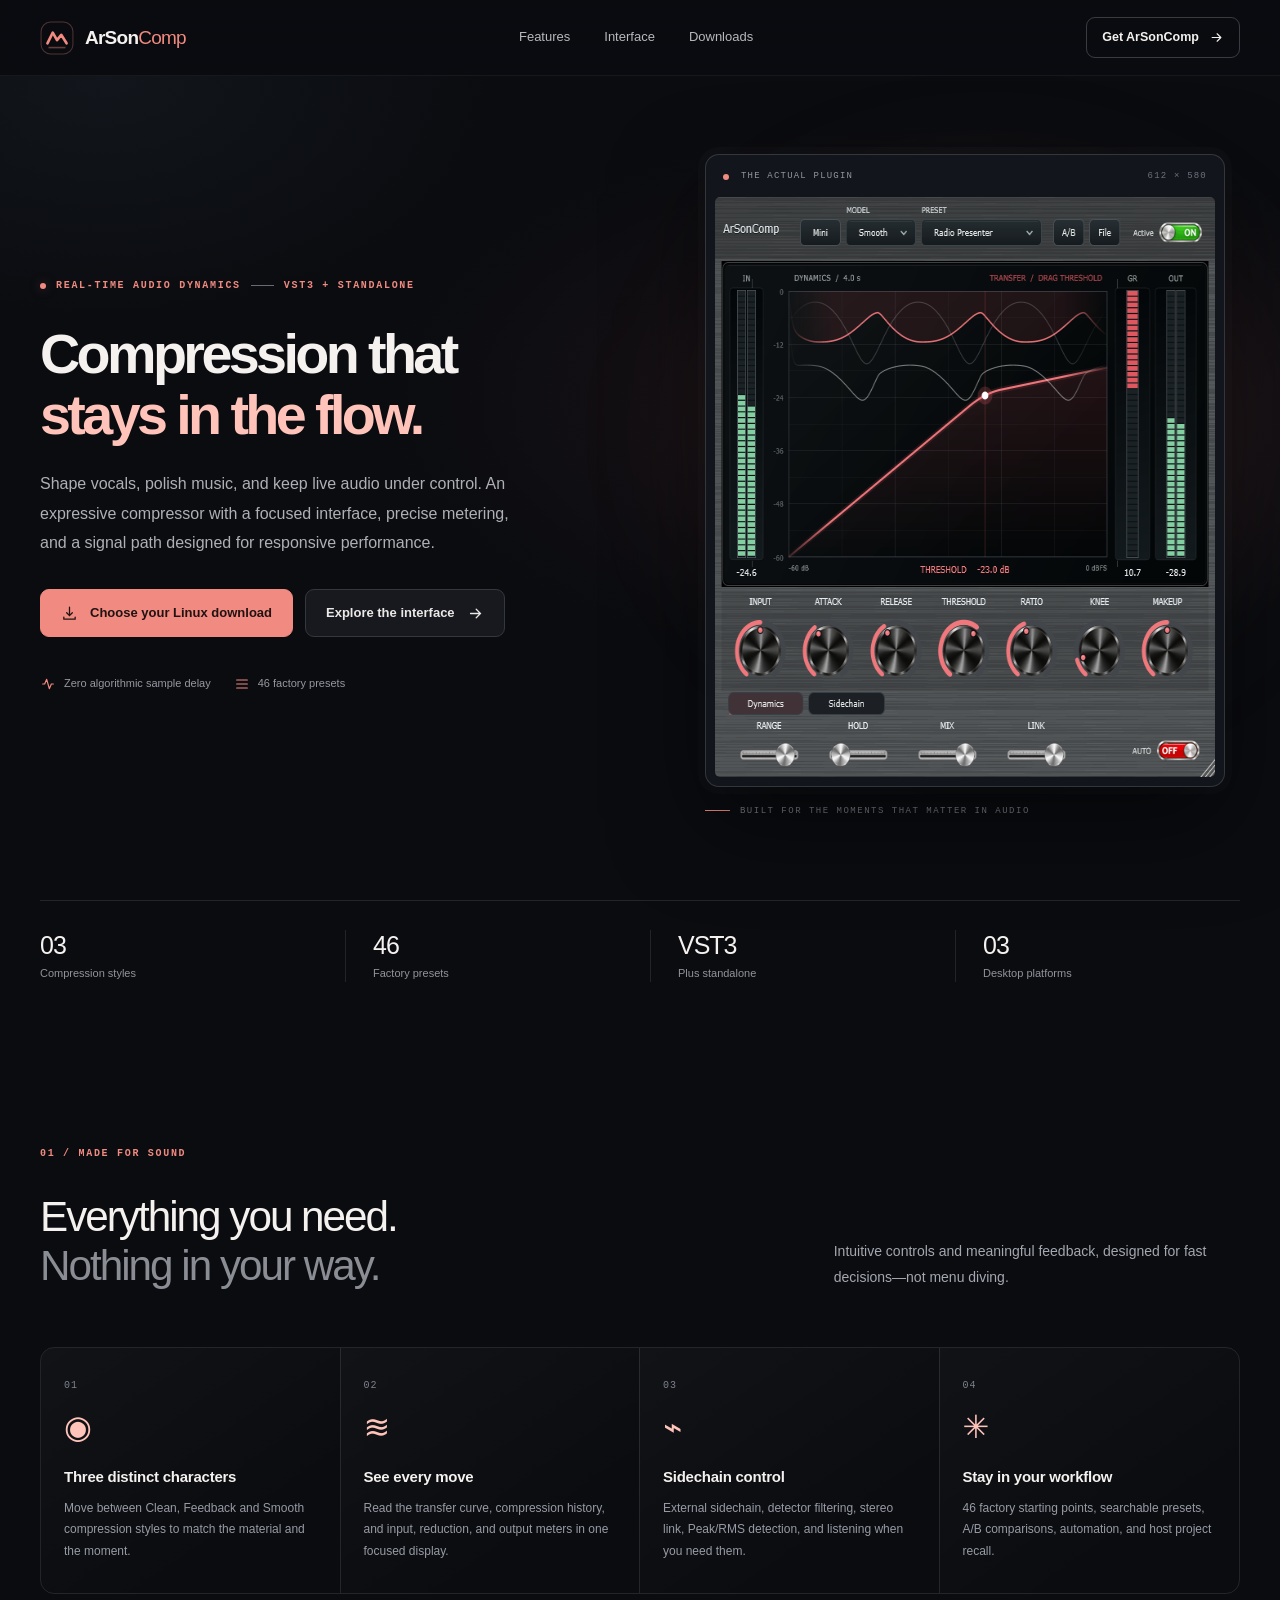
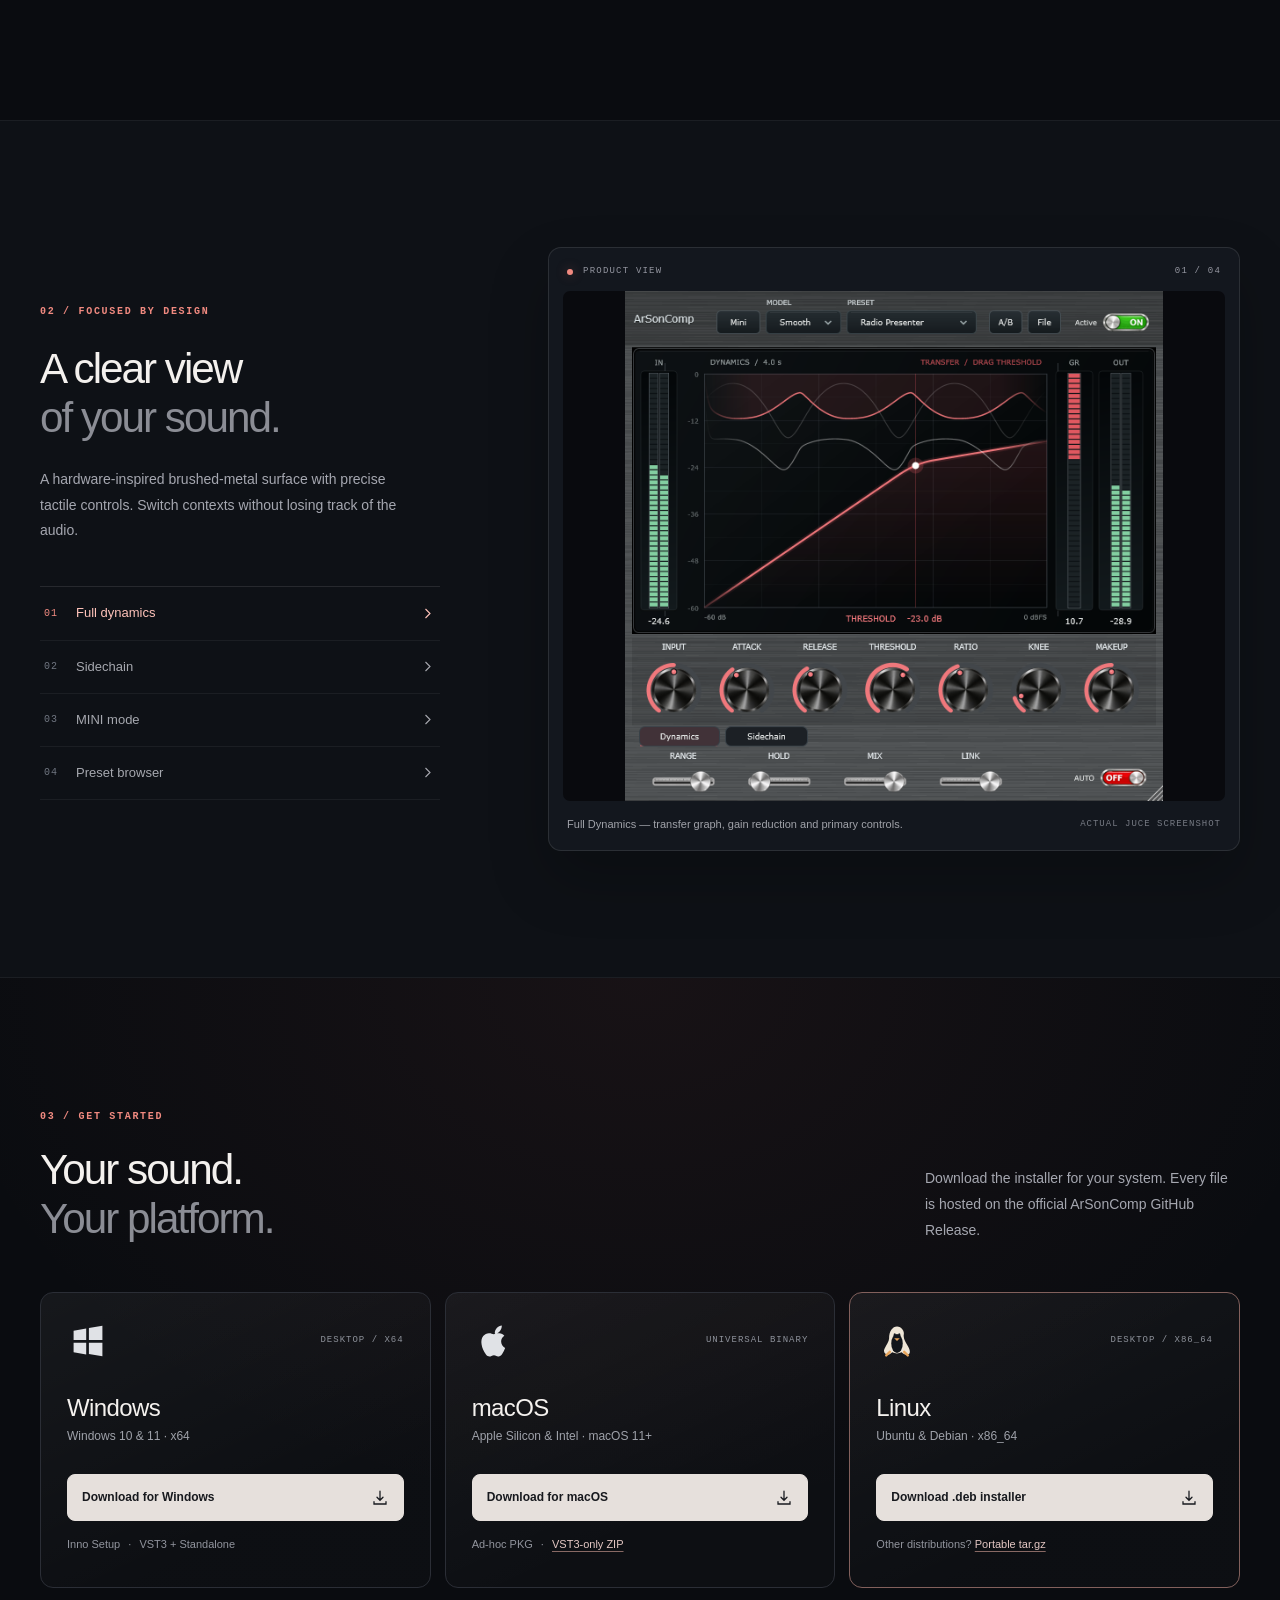
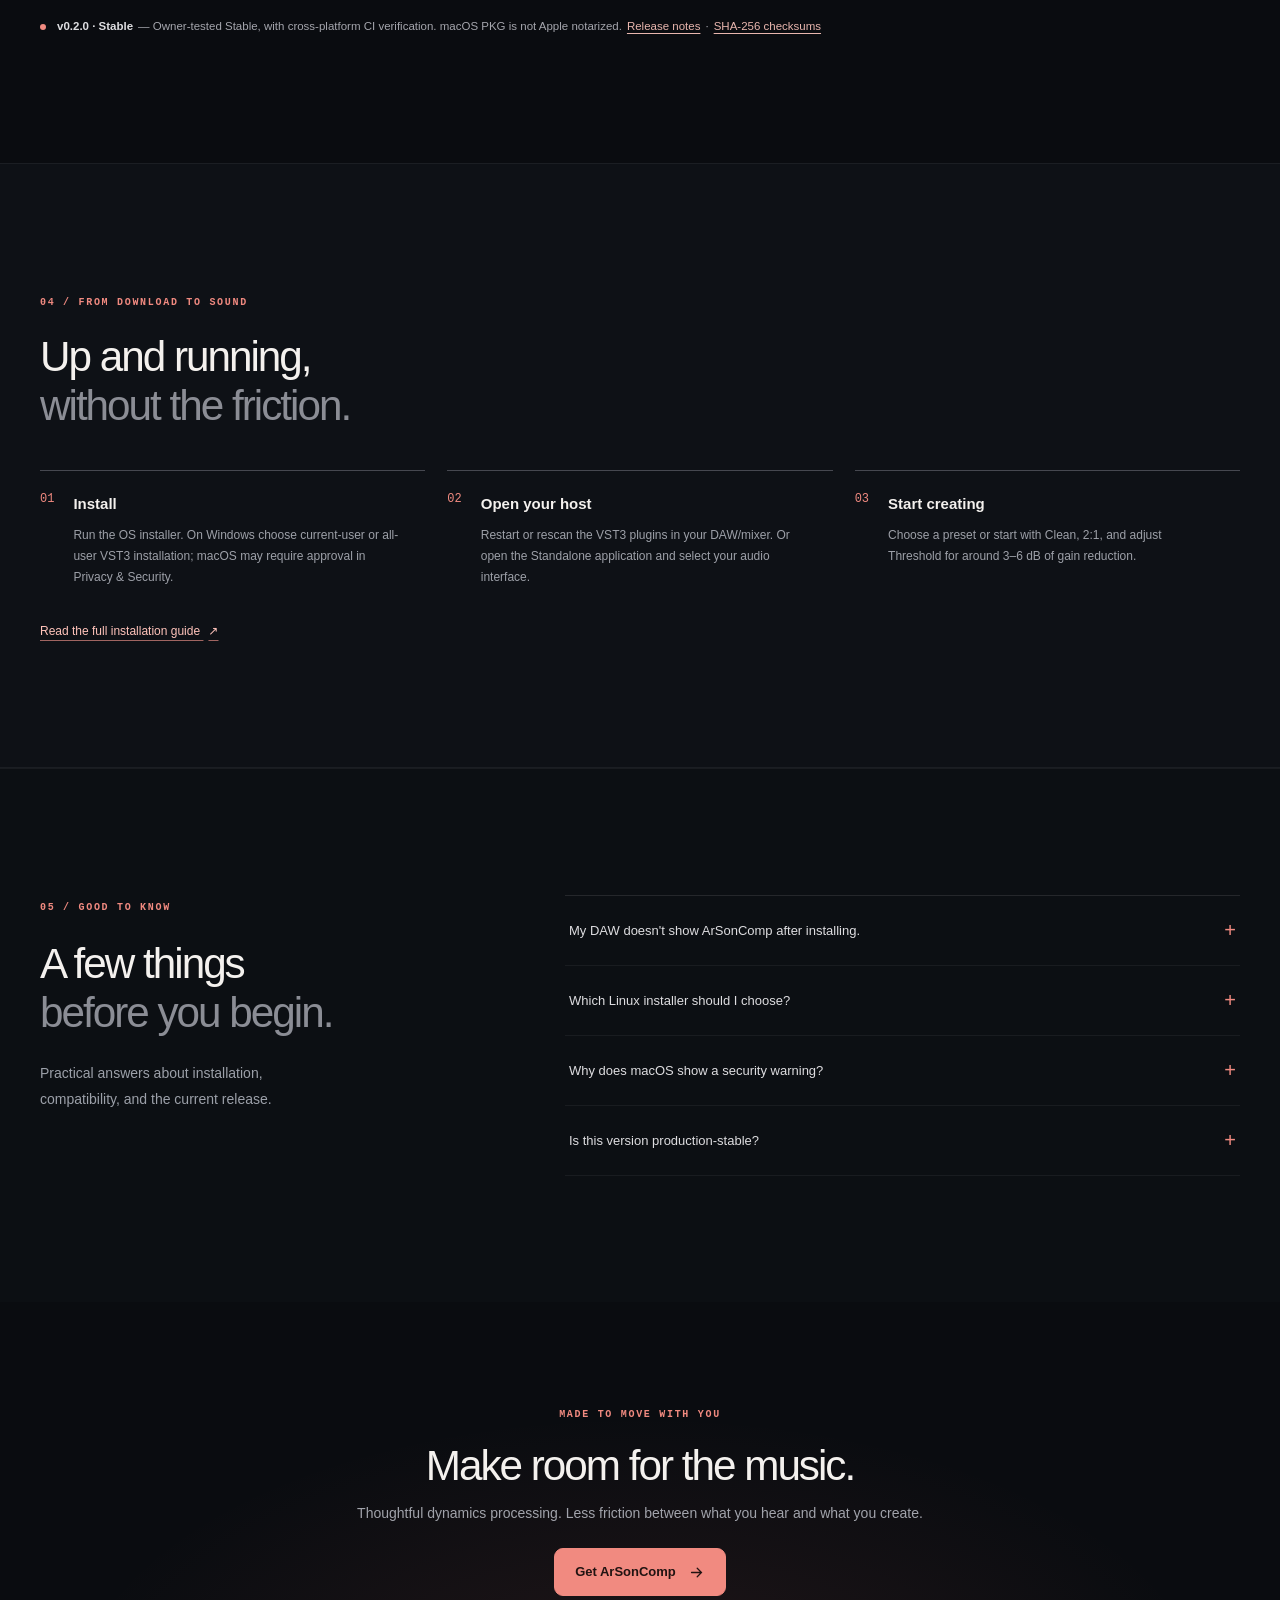
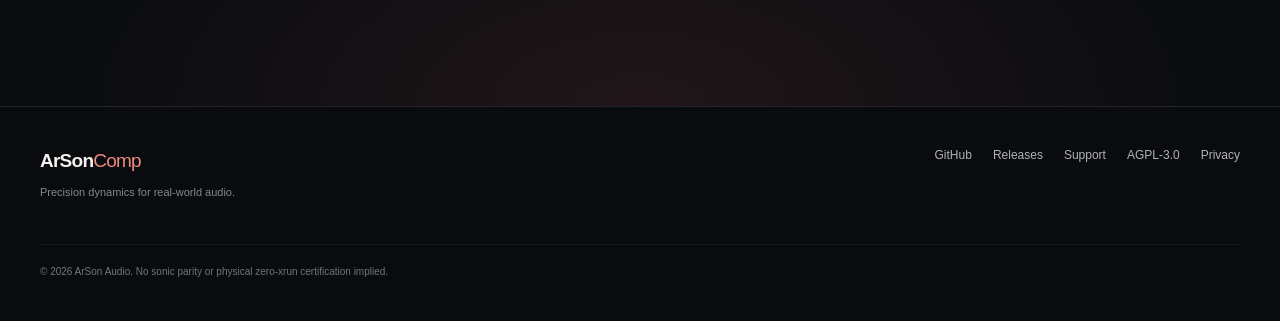
<file: site/index.html>
<!doctype html>
<html lang="en">
<head>
  <meta charset="utf-8">
  <meta name="viewport" content="width=device-width, initial-scale=1">
  <meta name="theme-color" content="#0b0d12">
  <meta name="color-scheme" content="dark">
  <meta name="description" content="ArSonComp is a lightweight realtime compressor for vocals, music and live audio. Download VST3 and Standalone for Windows, macOS and Linux.">
  <link rel="canonical" href="https://masarray.github.io/arson-comp/">
  <meta property="og:url" content="https://masarray.github.io/arson-comp/">
  <meta property="og:site_name" content="ArSonComp">
  <meta property="og:type" content="website">
  <meta property="og:title" content="ArSonComp — Compression that stays in the flow">
  <meta property="og:description" content="A focused, low-latency compressor. Download for Windows, macOS and Linux.">
  <meta property="og:image" content="https://masarray.github.io/arson-comp/assets/arsoncomp-full.png">
  <meta property="og:image:alt" content="Actual ArSonComp compressor GUI with dynamics graph and precision controls">
  <meta name="twitter:card" content="summary_large_image">
  <meta name="twitter:image" content="https://masarray.github.io/arson-comp/assets/arsoncomp-full.png">
  <meta name="robots" content="index,follow">
  <link rel="icon" type="image/svg+xml" href="./favicon.svg">
  <link rel="manifest" href="./manifest.webmanifest">
  <link rel="stylesheet" href="./styles.css">
  <script src="./app.js" defer></script>
  <title>ArSonComp — Professional Real-Time Compressor | Download</title>
</head>
<body>
  <a class="skip-link" href="#main">Skip to content</a>
  <header class="site-header">
    <div class="shell header-inner">
      <a class="brand" href="#top" aria-label="ArSonComp home">
        <span class="brand-mark" aria-hidden="true"><svg viewBox="0 0 32 32" fill="none"><rect x="1" y="1" width="30" height="30" rx="9" stroke="currentColor" stroke-opacity=".30"/><path d="M7 21l5-10 4 7 4-5 5 8" stroke="currentColor" stroke-width="2.5" stroke-linecap="round" stroke-linejoin="round"/><path d="M8 25h16" stroke="currentColor" stroke-opacity=".4" stroke-width="1.5"/></svg></span>
        <span class="brand-word">ArSon<span>Comp</span></span>
      </a>
      <nav class="header-nav" aria-label="Main navigation">
        <a href="#features">Features</a>
        <a href="#interface">Interface</a>
        <a href="#downloads">Downloads</a>
      </nav>
      <a class="header-cta" href="#downloads">Get ArSonComp <svg viewBox="0 0 24 24" aria-hidden="true"><path d="m5 12h14m-6-6 6 6-6 6" fill="none" stroke="currentColor" stroke-width="1.8" stroke-linecap="round" stroke-linejoin="round"/></svg></a>
    </div>
  </header>

  <main id="main">
    <section id="top" class="hero" aria-labelledby="hero-title">
      <div class="shell hero-layout">
        <div class="hero-copy">
          <div class="eyebrow"><span class="signal-dot"></span> REAL-TIME AUDIO DYNAMICS <span class="eyebrow-rule"></span> VST3 + STANDALONE</div>
          <h1 id="hero-title">Compression that <em>stays in the flow.</em></h1>
          <p class="hero-description">Shape vocals, polish music, and keep live audio under control. An expressive compressor with a focused interface, precise metering, and a signal path designed for responsive performance.</p>
          <div class="hero-actions">
            <a class="button button-primary" id="primary-download" href="#downloads">
              <svg viewBox="0 0 24 24" aria-hidden="true"><path d="M12 3v12m-4-4 4 4 4-4M4 17v3h16v-3" stroke="currentColor" fill="none" stroke-width="1.8" stroke-linecap="round" stroke-linejoin="round"/></svg>
              <span id="primary-download-label">Choose your download</span>
            </a>
            <a class="button button-quiet" href="#interface">Explore the interface <svg viewBox="0 0 24 24" aria-hidden="true"><path d="m5 12h14m-6-6 6 6-6 6" fill="none" stroke="currentColor" stroke-width="1.8" stroke-linecap="round"/></svg></a>
          </div>
          <div class="hero-notes" aria-label="Product details">
            <span><svg viewBox="0 0 24 24" aria-hidden="true"><path d="M4 12h3l3-7 4 14 3-7h3" stroke="currentColor" fill="none" stroke-width="1.8" stroke-linecap="round" stroke-linejoin="round"/></svg> Zero algorithmic sample delay</span>
            <span><svg viewBox="0 0 24 24" aria-hidden="true"><path d="M4 6h16M4 12h16M4 18h16" stroke="currentColor" stroke-width="1.8" stroke-linecap="round"/></svg> 46 factory presets</span>
          </div>
        </div>
        <div class="hero-visual">
          <div class="visual-halo" aria-hidden="true"></div>
          <div class="product-display">
            <div class="product-display-head"><span class="product-display-dot"></span> THE ACTUAL PLUGIN <span>612 × 580</span></div>
            <img src="./assets/arsoncomp-full.png" alt="ArSonComp desktop plugin with tall compressor graph, controls, and metering" width="612" height="580" fetchpriority="high" decoding="async">
          </div>
          <div class="product-caption"><span class="caption-line"></span> BUILT FOR THE MOMENTS THAT MATTER IN AUDIO</div>
        </div>
      </div>
    </section>

    <div class="shell"><div class="divider"></div></div>
    <section class="quick-spec shell" aria-label="Key specifications">
      <div><span class="spec-number">03</span><span class="spec-caption">Compression styles</span></div>
      <div><span class="spec-number">46</span><span class="spec-caption">Factory presets</span></div>
      <div><span class="spec-number">VST3</span><span class="spec-caption">Plus standalone</span></div>
      <div><span class="spec-number">03</span><span class="spec-caption">Desktop platforms</span></div>
    </section>

    <section id="features" class="section section-features">
      <div class="shell">
        <div class="section-intro">
          <span class="section-kicker">01 / MADE FOR SOUND</span>
          <h2>Everything you need.<br><span>Nothing in your way.</span></h2>
          <p>Intuitive controls and meaningful feedback, designed for fast decisions—not menu diving.</p>
        </div>
        <div class="features-grid">
          <article class="feature"><span class="feature-index">01</span><div class="feature-symbol">◉</div><h3>Three distinct characters</h3><p>Move between Clean, Feedback and Smooth compression styles to match the material and the moment.</p></article>
          <article class="feature"><span class="feature-index">02</span><div class="feature-symbol">≋</div><h3>See every move</h3><p>Read the transfer curve, compression history, and input, reduction, and output meters in one focused display.</p></article>
          <article class="feature"><span class="feature-index">03</span><div class="feature-symbol">⌁</div><h3>Sidechain control</h3><p>External sidechain, detector filtering, stereo link, Peak/RMS detection, and listening when you need them.</p></article>
          <article class="feature"><span class="feature-index">04</span><div class="feature-symbol">✳</div><h3>Stay in your workflow</h3><p>46 factory starting points, searchable presets, A/B comparisons, automation, and host project recall.</p></article>
        </div>
      </div>
    </section>

    <section id="interface" class="section section-interface">
      <div class="shell interface-layout">
        <div class="interface-aside">
          <span class="section-kicker">02 / FOCUSED BY DESIGN</span>
          <h2>A clear view<br><span>of your sound.</span></h2>
          <p>A hardware-inspired brushed-metal surface with precise tactile controls. Switch contexts without losing track of the audio.</p>
          <div class="gallery-tabs" role="tablist" aria-label="ArSonComp interface views">
            <button type="button" role="tab" id="tab-full" aria-controls="gallery-panel" aria-selected="true" tabindex="0" data-view="full"><span>01</span> Full dynamics <svg viewBox="0 0 20 20" aria-hidden="true"><path d="m6 4 6 6-6 6" stroke="currentColor" stroke-width="1.5" fill="none"/></svg></button>
            <button type="button" role="tab" id="tab-sidechain" aria-controls="gallery-panel" aria-selected="false" tabindex="-1" data-view="sidechain"><span>02</span> Sidechain <svg viewBox="0 0 20 20" aria-hidden="true"><path d="m6 4 6 6-6 6" stroke="currentColor" stroke-width="1.5" fill="none"/></svg></button>
            <button type="button" role="tab" id="tab-mini" aria-controls="gallery-panel" aria-selected="false" tabindex="-1" data-view="mini"><span>03</span> MINI mode <svg viewBox="0 0 20 20" aria-hidden="true"><path d="m6 4 6 6-6 6" stroke="currentColor" stroke-width="1.5" fill="none"/></svg></button>
            <button type="button" role="tab" id="tab-presets" aria-controls="gallery-panel" aria-selected="false" tabindex="-1" data-view="presets"><span>04</span> Preset browser <svg viewBox="0 0 20 20" aria-hidden="true"><path d="m6 4 6 6-6 6" stroke="currentColor" stroke-width="1.5" fill="none"/></svg></button>
          </div>
        </div>
        <div id="gallery-panel" class="gallery-preview" role="tabpanel" tabindex="0" aria-labelledby="tab-full">
          <div class="gallery-bar"><span><span class="signal-dot"></span> PRODUCT VIEW</span><span id="gallery-counter">01 / 04</span></div>
          <div class="gallery-frame"><img id="gallery-image" src="./assets/arsoncomp-full.png" alt="Full ArSonComp dynamics interface" width="612" height="580" loading="lazy" decoding="async"></div>
          <div class="gallery-foot"><span id="gallery-caption">Full Dynamics — transfer graph, gain reduction and primary controls.</span><span>ACTUAL JUCE SCREENSHOT</span></div>
        </div>
      </div>
    </section>

    <section id="downloads" class="section section-download">
      <div class="shell">
        <div class="download-intro">
          <div><span class="section-kicker">03 / GET STARTED</span><h2>Your sound.<br><span>Your platform.</span></h2></div>
          <p>Download the installer for your system. Every file is hosted on the official ArSonComp GitHub Release.</p>
        </div>
        <div class="downloads-grid">
          <article class="os-card" id="download-windows">
            <div class="os-head"><span class="os-icon os-windows"><svg viewBox="0 0 40 40" aria-hidden="true"><path d="M4 8.5 18 6v13H4V8.5Zm17-2.9L36 3v16H21V5.6ZM4 22h14v13L4 32.5V22Zm17 0h15v15l-15-2.6V22Z" fill="currentColor"/></svg></span><span class="os-label">DESKTOP / X64</span></div>
            <h3>Windows</h3><p>Windows 10 &amp; 11 · x64</p>
            <a class="os-download" href="https://github.com/masarray/arson-comp/releases/download/v0.2.0/ArSonComp-0.2.0-Windows-x64-Setup.exe" data-download="windows"><span>Download for Windows</span><svg viewBox="0 0 24 24" aria-hidden="true"><path d="M12 3v12m-4-4 4 4 4-4M4 17v3h16v-3" stroke="currentColor" fill="none" stroke-width="1.7" stroke-linecap="round"/></svg></a>
            <div class="os-meta">Inno Setup <span>·</span> VST3 + Standalone</div>
          </article>
          <article class="os-card" id="download-macos">
            <div class="os-head"><span class="os-icon os-apple"><svg viewBox="0 0 40 40" aria-hidden="true"><path d="M27.5 9.2c-1.4 1.7-3.5 2.8-5.5 2.6-.2-2.3.8-4.7 2.2-6.2 1.6-1.8 3.7-2.7 5.6-2.8.1 2.4-.7 4.6-2.3 6.4ZM32.8 29.4c-1 2.4-1.6 3.5-3 5.5-1.9 2.4-4.5 2.7-6.1 1.8-1.8-1-3.4-1-5.4 0-1.9 1.1-4.4.8-6.1-1.6-5.2-7.2-6.8-16.1-3.1-20.6 1.6-2 4-3.1 6.4-3.2 2-.1 3.8.7 5.3 1.3 1.5-.6 3.8-1.4 6.2-1.2 2.3.2 4.3 1.2 5.6 2.7-5 3.1-4.7 10.4.9 13.6Z" fill="currentColor"/></svg></span><span class="os-label">UNIVERSAL BINARY</span></div>
            <h3>macOS</h3><p>Apple Silicon &amp; Intel · macOS 11+</p>
            <a class="os-download" href="https://github.com/masarray/arson-comp/releases/download/v0.2.0/ArSonComp-0.2.0-macOS-Universal-AdHoc.pkg" data-download="macos"><span>Download for macOS</span><svg viewBox="0 0 24 24" aria-hidden="true"><path d="M12 3v12m-4-4 4 4 4-4M4 17v3h16v-3" stroke="currentColor" fill="none" stroke-width="1.7" stroke-linecap="round"/></svg></a>
            <div class="os-meta">Ad-hoc PKG <span>·</span> <a href="https://github.com/masarray/arson-comp/releases/download/v0.2.0/ArSonComp-0.2.0-macOS-VST3-Universal.zip">VST3-only ZIP</a></div>
          </article>
          <article class="os-card" id="download-linux">
            <div class="os-head"><span class="os-icon os-linux"><svg viewBox="0 0 40 40" aria-hidden="true"><path d="M20 4c-5 0-8.8 5.3-8.8 13.3 0 3.2-3 7.1-5.2 11.6-1.1 2.2-.2 5.1 2.5 6.1 2.8 1 4.6-.9 6.2-2.4 3.1 1.7 7.2 1.7 10.5 0 2.1 2 4.5 3.3 7.3 2.2 2.6-1 2-4.2.7-7.1-2.5-5-5.8-8.9-5.8-13.8C28.8 9.3 25 4 20 4Z" fill="currentColor"/><ellipse cx="20" cy="22.8" rx="6.4" ry="10.6" fill="#11151b"/><ellipse cx="17.5" cy="13.5" rx="1.3" ry="2" fill="#11151b"/><ellipse cx="22.5" cy="13.5" rx="1.3" ry="2" fill="#11151b"/><path d="M16.9 17h6.2L20 20l-3.1-3Z" fill="#e8a45a"/><path d="m12 32-4 4m20-4 4 4" stroke="#e8a45a" stroke-width="2.6" stroke-linecap="round"/></svg></span><span class="os-label">DESKTOP / X86_64</span></div>
            <h3>Linux</h3><p>Ubuntu &amp; Debian · x86_64</p>
            <a class="os-download" href="https://github.com/masarray/arson-comp/releases/download/v0.2.0/ArSonComp-0.2.0-Ubuntu-Debian-amd64.deb" data-download="linux"><span>Download .deb installer</span><svg viewBox="0 0 24 24" aria-hidden="true"><path d="M12 3v12m-4-4 4 4 4-4M4 17v3h16v-3" stroke="currentColor" fill="none" stroke-width="1.7" stroke-linecap="round"/></svg></a>
            <div class="os-meta">Other distributions? <a href="https://github.com/masarray/arson-comp/releases/download/v0.2.0/ArSonComp-0.2.0-Linux-x86_64-Portable.tar.gz">Portable tar.gz</a></div>
          </article>
        </div>
        <p class="release-note"><span class="release-indicator"></span> <strong>v0.2.0 · Stable</strong> — Owner-tested Stable, with cross-platform CI verification. macOS PKG is not Apple notarized. <a href="https://github.com/masarray/arson-comp/releases/tag/v0.2.0">Release notes</a> <span aria-hidden="true">·</span> <a href="https://github.com/masarray/arson-comp/releases/download/v0.2.0/SHA256SUMS.txt">SHA-256 checksums</a></p>
      </div>
    </section>

    <section id="getting-started" class="section section-getting-started">
      <div class="shell">
        <span class="section-kicker">04 / FROM DOWNLOAD TO SOUND</span>
        <h2>Up and running,<br><span>without the friction.</span></h2>
        <div class="steps">
          <div class="step"><span class="step-n">01</span><div><h3>Install</h3><p>Run the OS installer. On Windows choose current-user or all-user VST3 installation; macOS may require approval in Privacy &amp; Security.</p></div></div>
          <div class="step"><span class="step-n">02</span><div><h3>Open your host</h3><p>Restart or rescan the VST3 plugins in your DAW/mixer. Or open the Standalone application and select your audio interface.</p></div></div>
          <div class="step"><span class="step-n">03</span><div><h3>Start creating</h3><p>Choose a preset or start with Clean, 2:1, and adjust Threshold for around 3–6 dB of gain reduction.</p></div></div>
        </div>
        <a class="text-link" href="https://github.com/masarray/arson-comp/blob/main/docs/INSTALL-PUBLIC.md">Read the full installation guide <span aria-hidden="true">↗</span></a>
      </div>
    </section>

    <section class="section section-faq" id="faq" aria-labelledby="faq-heading">
      <div class="shell faq-layout">
        <div>
          <span class="section-kicker">05 / GOOD TO KNOW</span>
          <h2 id="faq-heading">A few things<br><span>before you begin.</span></h2>
          <p class="faq-intro">Practical answers about installation, compatibility, and the current release.</p>
        </div>
        <div class="faq-items">
          <details>
            <summary>My DAW doesn't show ArSonComp after installing. <span aria-hidden="true">+</span></summary>
            <p>Restart your DAW and rescan VST3 plug-ins. On Windows, check whether it is installed for the current user or all users; remove older duplicate copies if the host loads one first. See the <a href="https://github.com/masarray/arson-comp/blob/main/docs/INSTALL-PUBLIC.md">installation guide</a>.</p>
          </details>
          <details>
            <summary>Which Linux installer should I choose? <span aria-hidden="true">+</span></summary>
            <p>Use the DEB installer for compatible Ubuntu/Debian x86_64 systems. For other modern glibc-based x86_64 distributions, use the portable archive and its per-user install script. Other CPU architectures are not included in this release.</p>
          </details>
          <details>
            <summary>Why does macOS show a security warning? <span aria-hidden="true">+</span></summary>
            <p>The universal application and VST3 are ad-hoc signed, but the installer is not Apple notarized. Download only from the official GitHub Release and follow Apple's application approval flow if you trust the file. Do not disable Gatekeeper globally.</p>
          </details>
          <details>
            <summary>Is this version production-stable? <span aria-hidden="true">+</span></summary>
            <p>v0.2.0 is publicly released as Stable following the owner's physical testing and successful Windows, Linux and macOS CI. Its Stable designation is not independent multi-host certification; macOS notarization and detailed interoperability/distribution reviews remain documented follow-up items. See the <a href="https://github.com/masarray/arson-comp/blob/main/docs/RELEASE-STATUS.md">release status</a>.</p>
          </details>
        </div>
      </div>
    </section>

    <section class="closing-section">
      <div class="shell closing-inner">
        <span class="section-kicker">MADE TO MOVE WITH YOU</span>
        <h2>Make room for the music.</h2>
        <p>Thoughtful dynamics processing. Less friction between what you hear and what you create.</p>
        <a class="button button-primary" href="#downloads">Get ArSonComp <svg viewBox="0 0 24 24" aria-hidden="true"><path d="m5 12h14m-6-6 6 6-6 6" stroke="currentColor" fill="none" stroke-width="1.8" stroke-linecap="round"/></svg></a>
      </div>
    </section>
  </main>
  <footer class="site-footer">
    <div class="shell footer-inner">
      <div><a class="brand footer-brand" href="#top"><span class="brand-word">ArSon<span>Comp</span></span></a><p>Precision dynamics for real-world audio.</p></div>
      <div class="footer-links"><a href="https://github.com/masarray/arson-comp">GitHub</a><a href="https://github.com/masarray/arson-comp/releases">Releases</a><a href="https://github.com/masarray/arson-comp/issues">Support</a><a href="https://github.com/masarray/arson-comp/blob/main/LICENSE">AGPL-3.0</a><a href="./privacy.html">Privacy</a></div>
      <div class="footer-legal">© 2026 ArSon Audio. No sonic parity or physical zero-xrun certification implied.</div>
    </div>
  </footer>
</body>
</html>
</file>
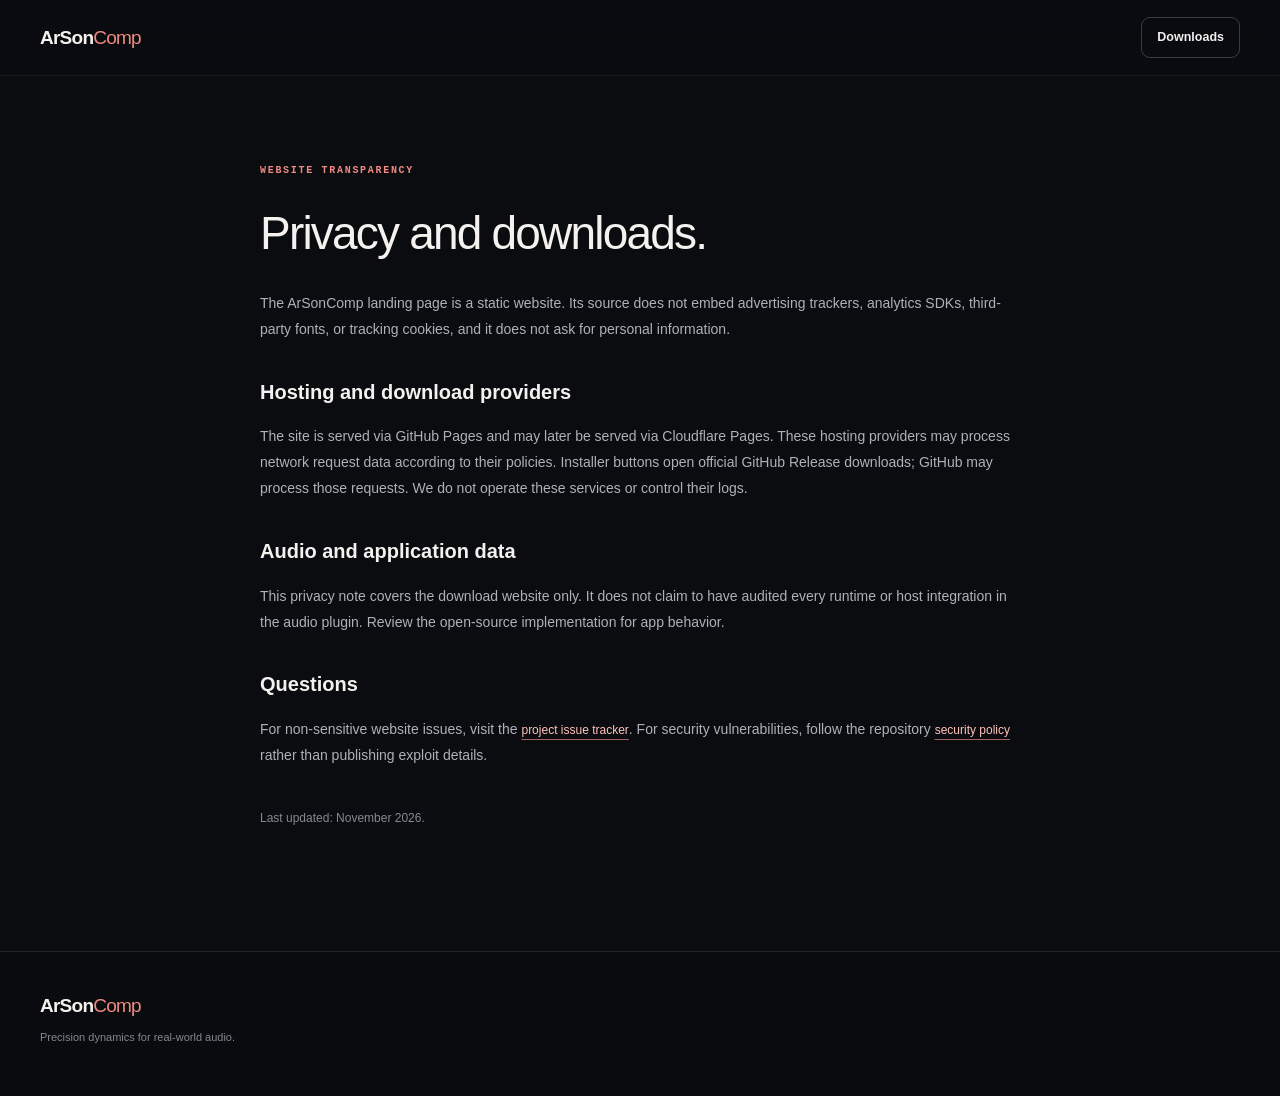
<file: site/privacy.html>
<!doctype html>
<html lang="en">
<head>
<meta charset="utf-8">
<meta name="viewport" content="width=device-width, initial-scale=1">
<meta name="color-scheme" content="dark">
<meta name="robots" content="index,follow">
<meta name="description" content="How the ArSonComp static download website handles data and third-party download links.">
<link rel="canonical" href="https://masarray.github.io/arson-comp/privacy.html">
<link rel="icon" type="image/svg+xml" href="./favicon.svg">
<link rel="stylesheet" href="./styles.css">
<title>Privacy | ArSonComp</title>
</head>
<body>
<header class="site-header"><div class="shell header-inner">
<a class="brand" href="./" aria-label="Back to ArSonComp"><span class="brand-word">ArSon<span>Comp</span></span></a>
<a class="header-cta" href="./#downloads">Downloads</a>
</div></header>
<main class="shell" style="min-height:65vh;max-width:760px;padding-top:82px;padding-bottom:112px">
<span class="section-kicker">WEBSITE TRANSPARENCY</span>
<h1 style="font-weight:520;font-size:clamp(32px,5vw,46px);letter-spacing:-1.8px;margin:18px 0 22px">Privacy and downloads.</h1>
<p style="color:#afb1b9;line-height:1.85">The ArSonComp landing page is a static website. Its source does not embed advertising trackers, analytics SDKs, third-party fonts, or tracking cookies, and it does not ask for personal information.</p>
<h2 style="font-size:20px;font-weight:560;margin-top:34px">Hosting and download providers</h2>
<p style="color:#afb1b9;line-height:1.85">The site is served via GitHub Pages and may later be served via Cloudflare Pages. These hosting providers may process network request data according to their policies. Installer buttons open official GitHub Release downloads; GitHub may process those requests. We do not operate these services or control their logs.</p>
<h2 style="font-size:20px;font-weight:560;margin-top:34px">Audio and application data</h2>
<p style="color:#afb1b9;line-height:1.85">This privacy note covers the download website only. It does not claim to have audited every runtime or host integration in the audio plugin. Review the open-source implementation for app behavior.</p>
<h2 style="font-size:20px;font-weight:560;margin-top:34px">Questions</h2>
<p style="color:#afb1b9;line-height:1.85">For non-sensitive website issues, visit the <a class="text-link" href="https://github.com/masarray/arson-comp/issues">project issue tracker</a>. For security vulnerabilities, follow the repository <a class="text-link" href="https://github.com/masarray/arson-comp/blob/main/SECURITY.md">security policy</a> rather than publishing exploit details.</p>
<p style="color:#858994;font-size:12px;margin-top:40px">Last updated: November 2026.</p>
</main>
<footer class="site-footer"><div class="shell footer-inner"><div><a class="brand" href="./"><span class="brand-word">ArSon<span>Comp</span></span></a><p>Precision dynamics for real-world audio.</p></div></div></footer>
</body></html>
</file>
<file: site/styles.css>
/* ArSonComp product landing: compact editorial art direction, zero dependencies. */
:root{color-scheme:dark;--bg:#0a0c10;--panel:#101318;--panel-hi:#161a21;--text:#f4f1ee;--muted:#a0a1a8;--low:#777b84;--accent:#f18a80;--accent-hi:#ffc3ba;--line:rgba(255,255,255,.10);--line-soft:rgba(255,255,255,.055);--radius:16px;--shell:1200px;font-family:Inter,"Segoe UI",Arial,system-ui,sans-serif;-webkit-font-smoothing:antialiased;text-rendering:optimizeLegibility}
*,*::before,*::after{box-sizing:border-box}html{scroll-behavior:smooth;scroll-padding-top:82px}body{margin:0;background:var(--bg);color:var(--text);font-size:14px;line-height:1.55;overflow-x:hidden}button,a{font:inherit}a{color:inherit;text-decoration:none}button{cursor:pointer}a:focus-visible,button:focus-visible{outline:2px solid var(--accent-hi);outline-offset:4px}img{max-width:100%;display:block}svg{display:block}::selection{background:#c96962;color:#fff}.shell{width:min(var(--shell),calc(100% - 72px));margin-inline:auto}.skip-link{position:absolute;z-index:100;top:-100px;left:12px;background:#fff;color:#111;padding:10px 18px}.skip-link:focus{top:12px}.site-header{height:76px;position:sticky;top:0;z-index:50;background:rgba(10,12,16,.88);border-bottom:1px solid var(--line-soft);backdrop-filter:blur(20px)}.header-inner{height:100%;display:flex;align-items:center;justify-content:space-between;gap:24px}.brand{display:inline-flex;align-items:center;gap:11px;min-width:max-content}.brand-mark{color:var(--accent);width:34px;height:34px}.brand-mark svg{width:100%;height:100%}.brand-word{font-size:19px;letter-spacing:-.75px;font-weight:650}.brand-word span{color:var(--accent);font-weight:500}.header-nav{display:flex;align-items:center;gap:34px;color:#b8b8be;font-size:13px}.header-nav a,.footer-links a{transition:color .18s}.header-nav a:hover,.footer-links a:hover{color:white}.header-cta{display:inline-flex;gap:10px;align-items:center;border:1px solid rgba(255,255,255,.20);padding:10px 15px;border-radius:9px;color:#f3f0ee;font-size:12.5px;font-weight:600;transition:background .2s,border-color .2s}.header-cta:hover{background:#242830;border-color:rgba(255,255,255,.36)}.header-cta svg{width:15px;height:15px}
.hero{position:relative;isolation:isolate;background:radial-gradient(ellipse 50% 40% at 72% 39%,rgba(156,68,69,.125),transparent 85%),radial-gradient(ellipse 36% 35% at 8% 0%,rgba(90,105,125,.10),transparent 85%)}.hero-layout{min-height:650px;display:grid;grid-template-columns:minmax(0,1.04fr) minmax(0,.96fr);gap:4.5%;align-items:center;padding-top:78px;padding-bottom:84px}.hero-copy{position:relative;z-index:2}.eyebrow,.section-kicker{font-family:Consolas,"SFMono-Regular",monospace;color:var(--accent);font-size:10px;letter-spacing:1.7px;font-weight:600}.eyebrow{display:flex;align-items:center;gap:10px;flex-wrap:wrap}.signal-dot{width:6px;height:6px;border-radius:50%;background:var(--accent);box-shadow:0 0 12px rgba(238,121,109,.35);display:inline-block;flex:none}.eyebrow-rule{height:1px;width:23px;background:#686b73}.hero h1{font-size:clamp(43px,4.35vw,68px);font-weight:560;letter-spacing:-3.6px;line-height:1.095;margin:31px 0 23px;max-width:660px}.hero h1 em{display:block;font-style:normal;color:var(--accent-hi)}.hero-description{font-size:16px;line-height:1.85;color:#aeb0b6;max-width:485px;margin:0}.hero-actions{display:flex;gap:12px;flex-wrap:wrap;align-items:center;margin-top:31px}.button{min-height:48px;padding:0 20px;border-radius:9px;display:inline-flex;align-items:center;justify-content:center;gap:12px;font-size:13px;font-weight:650;transition:transform .2s,background .2s,border-color .2s}.button svg{width:17px;height:17px}.button:hover{transform:translateY(-2px)}.button-primary{background:var(--accent);color:#211311;border:1px solid var(--accent)}.button-primary:hover{background:#ffc0b3}.button-quiet{border:1px solid #34373e;background:#17191e;color:#ebe9e7}.button-quiet:hover{border-color:#676b75;background:#24262c}.hero-notes{display:flex;align-items:center;gap:23px;flex-wrap:wrap;margin-top:38px;color:#9798a0;font-size:11px}.hero-notes span{display:flex;gap:8px;align-items:center}.hero-notes svg{width:16px;height:16px;color:var(--accent)}.hero-visual{position:relative;display:flex;flex-direction:column;align-items:center}.visual-halo{position:absolute;width:93%;height:65%;top:10%;left:8%;border-radius:50%;background:rgba(236,125,115,.10);filter:blur(82px);pointer-events:none}.product-display{position:relative;width:min(100%,520px);border:1px solid rgba(255,255,255,.14);border-radius:14px;background:#12151b;box-shadow:0 35px 90px rgba(0,0,0,.50),0 0 0 7px rgba(255,255,255,.015);padding:9px;overflow:hidden}.product-display-head,.gallery-bar{display:flex;justify-content:space-between;align-items:center;gap:12px;color:#9496a0;letter-spacing:1.2px;font-size:9px;font-family:Consolas,monospace;padding:6px 8px 13px}.product-display-head{justify-content:flex-start}.product-display-head span:last-child{margin-left:auto;color:#6c727d}.product-display-dot{width:6px;height:6px;background:var(--accent);border-radius:50%}.product-display img{width:100%;border-radius:5px}.product-caption{width:min(100%,520px);margin-top:19px;display:flex;align-items:center;gap:10px;color:#7d8088;font:9px Consolas,monospace;letter-spacing:1.5px}.caption-line{width:25px;height:1px;background:var(--accent)}.divider{border-top:1px solid var(--line)}.quick-spec{display:grid;grid-template-columns:repeat(4,minmax(0,1fr));padding-top:29px;padding-bottom:30px;gap:20px}.quick-spec>div{display:flex;flex-direction:column;gap:5px;padding-left:27px;border-left:1px solid var(--line)}.quick-spec>div:first-child{padding-left:0;border-left:0}.spec-number{font-size:25px;font-weight:510;letter-spacing:-1px;line-height:1.2}.spec-caption{font-size:11px;color:#92949b}
.section{padding:126px 0}.section-intro{display:grid;grid-template-columns:1fr .55fr;gap:55px;align-items:end}.section-intro .section-kicker{grid-column:1/-1;margin-bottom:-24px}.section h2,.closing-section h2{font-size:clamp(32px,3.3vw,49px);font-weight:510;letter-spacing:-2px;line-height:1.16;margin:0}.section h2 span{color:#8b8d95}.section-intro p,.interface-aside>p,.download-intro>p{font-size:14px;line-height:1.85;color:#a5a7b0;margin:0;max-width:390px}.features-grid{margin-top:56px;display:grid;grid-template-columns:repeat(4,minmax(0,1fr));border:1px solid var(--line);border-radius:14px;overflow:hidden}.feature{position:relative;padding:30px 23px 31px;border-right:1px solid var(--line);background:linear-gradient(145deg,rgba(255,255,255,.027),transparent 73%)}.feature:last-child{border-right:0}.feature-index{display:block;font-size:10px;color:#7e818b;font-family:Consolas,monospace;letter-spacing:1px}.feature-symbol{display:flex;align-items:center;height:68px;font-size:32px;font-weight:300;color:var(--accent-hi)}.feature h3{font-size:15px;letter-spacing:-.25px;font-weight:580;margin:4px 0 9px}.feature p{font-size:12px;line-height:1.8;margin:0;color:#989ba5}
.section-interface{background:#0e1116;border-top:1px solid var(--line-soft);border-bottom:1px solid var(--line-soft)}.interface-layout{display:grid;grid-template-columns:minmax(270px,.76fr) minmax(0,1.24fr);gap:7%;align-items:center}.interface-aside h2{margin:24px 0}.interface-aside>p{max-width:370px}.gallery-tabs{border-top:1px solid var(--line);margin-top:42px;max-width:400px}.gallery-tabs button{width:100%;display:flex;gap:18px;align-items:center;text-align:left;padding:16px 4px;border:0;border-bottom:1px solid var(--line-soft);background:transparent;color:#a6a8af;font-size:13px;transition:color .2s,background .2s}.gallery-tabs button>span{font-size:10px;font-family:Consolas,monospace;color:#707681;letter-spacing:1px}.gallery-tabs button svg{width:15px;height:15px;margin-left:auto}.gallery-tabs button[aria-selected="true"]{color:var(--accent-hi)}.gallery-tabs button[aria-selected="true"]>span{color:var(--accent)}.gallery-tabs button:hover{color:#fff}.gallery-preview{border:1px solid var(--line);background:#13171e;border-radius:13px;padding:14px;min-width:0;box-shadow:0 28px 60px rgba(0,0,0,.22)}.gallery-bar{padding:3px 4px 12px}.gallery-bar>span:first-child{display:flex;align-items:center;gap:10px}.gallery-frame{min-height:280px;display:flex;align-items:center;justify-content:center;border-radius:7px;overflow:hidden;background:#090a0e}.gallery-frame img{width:auto;max-width:100%;max-height:510px;object-fit:contain}.gallery-foot{display:flex;justify-content:space-between;align-items:center;gap:20px;padding:15px 4px 3px;font-size:11px;color:#a0a2a9}.gallery-foot span:last-child{color:#777b84;font-size:9px;letter-spacing:1px;font-family:Consolas,monospace;white-space:nowrap}
.section-download{background:radial-gradient(ellipse 65% 80% at 50% 0%,rgba(216,103,98,.065),transparent 86%)}.download-intro{display:flex;justify-content:space-between;align-items:end;gap:30px}.download-intro h2{margin-top:20px}.download-intro>p{max-width:315px}.downloads-grid{display:grid;grid-template-columns:repeat(3,minmax(0,1fr));gap:14px;margin-top:48px}.os-card{position:relative;padding:27px 26px 23px;border:1px solid #2b2e36;border-radius:13px;background:linear-gradient(155deg,rgba(255,255,255,.05),rgba(255,255,255,.013) 70%);transition:border-color .2s,transform .2s}.os-card:hover,.os-card.recommended{border-color:#82605c}.os-card:hover{transform:translateY(-3px)}.os-head{display:flex;align-items:center;justify-content:space-between;gap:14px}.os-icon{width:42px;height:42px;display:flex;align-items:center;justify-content:center;color:#e0e2e6}.os-icon svg{width:36px;height:36px}.os-linux{color:#eee5d6}.os-label{font-family:Consolas,monospace;font-size:9px;letter-spacing:1px;color:#8e929b}.os-card h3{margin:27px 0 1px;font-size:24px;font-weight:540;letter-spacing:-.6px}.os-card>p{margin:0 0 26px;color:#9fa2aa;font-size:12px;min-height:21px}.os-download{display:flex;align-items:center;justify-content:space-between;gap:14px;width:100%;background:#e6e0dc;color:#17191e;font-size:12px;font-weight:650;border:1px solid #e6e0dc;border-radius:8px;padding:13px 14px;transition:background .18s,border-color .18s}.os-download:hover{background:#ffb6ac;border-color:#ffb6ac}.os-download svg{width:18px;height:18px;flex:none}.os-meta{min-height:28px;margin-top:15px;font-size:11px;color:#92959e}.os-meta span{margin:0 5px}.os-meta a{color:#e5c8c4;text-decoration:underline;text-decoration-color:#886964;text-underline-offset:3px}.os-meta a:hover{color:#fff}.release-note{margin:28px 0 0;display:flex;gap:7px 5px;align-items:baseline;flex-wrap:wrap;color:#a5a6ad;font-size:11.5px;line-height:1.8}.release-note strong{font-weight:600;color:#dedee1}.release-indicator{background:var(--accent);width:6px;height:6px;display:inline-block;border-radius:50%;margin-right:6px}.release-note a{color:#e8b6ae;text-decoration:underline;text-underline-offset:3px}
.section-getting-started{background:#0e1116;border-block:1px solid var(--line-soft)}.section-getting-started h2{margin:22px 0 39px}.steps{display:grid;grid-template-columns:repeat(3,minmax(0,1fr));gap:22px;margin-bottom:32px}.step{padding-top:21px;border-top:1px solid #464850;display:flex;gap:19px}.step-n{color:var(--accent);font:12px Consolas,monospace}.step h3{font-size:15px;font-weight:600;margin:0 0 9px}.step p{margin:0;color:#9da0a8;font-size:12px;line-height:1.75;max-width:325px}.text-link{font-size:12px;color:var(--accent-hi);text-decoration:underline;text-decoration-color:#a06561;text-underline-offset:5px}.text-link span{margin-left:5px}.closing-section{padding:105px 0 110px;text-align:center;background:radial-gradient(ellipse 50% 80% at 50% 100%,rgba(235,111,101,.1),transparent 90%)}.closing-inner{display:flex;align-items:center;flex-direction:column}.closing-inner h2{margin:19px 0 12px}.closing-inner p{margin:0 0 24px;color:#a1a3ab;font-size:14px}.site-footer{border-top:1px solid var(--line);background:#090b0e}.footer-inner{padding-top:39px;padding-bottom:42px;display:grid;grid-template-columns:1fr 1fr;gap:23px;align-items:start}.footer-inner p{font-size:11px;color:#858892;margin:8px 0}.footer-links{display:flex;gap:21px;justify-content:flex-end;color:#b1b2b8;font-size:12px;flex-wrap:wrap}.footer-legal{grid-column:1/-1;border-top:1px solid var(--line-soft);padding-top:19px;margin-top:12px;color:#72757e;font-size:10px}
.section-faq{border-top:1px solid var(--line-soft);background:#0c0f13}.faq-layout{display:grid;grid-template-columns:minmax(240px,.75fr) minmax(0,1.25fr);gap:10%;align-items:start}.faq-layout h2{margin:23px 0}.faq-intro{max-width:300px;color:#9ca0a9;line-height:1.85;margin:0}.faq-items{border-top:1px solid var(--line)}.faq-items details{border-bottom:1px solid var(--line-soft);padding:0}.faq-items summary{list-style:none;display:flex;align-items:center;justify-content:space-between;gap:20px;padding:19px 4px;cursor:pointer;color:#dedde0;font-size:13px;font-weight:540}.faq-items summary::-webkit-details-marker{display:none}.faq-items summary>span{flex:none;font-size:20px;font-weight:300;color:var(--accent);transition:transform .18s}.faq-items details[open] summary>span{transform:rotate(45deg)}.faq-items details p{margin:0;padding:0 26px 21px 4px;color:#a2a5ae;font-size:12px;line-height:1.85}.faq-items details p a{color:var(--accent-hi);text-decoration:underline;text-underline-offset:3px}
@media(min-width:1350px){.hero-layout{min-height:730px}}@media(max-width:1000px){.shell{width:min(var(--shell),calc(100% - 48px))}.hero-layout{gap:20px}.hero h1{font-size:clamp(39px,4.7vw,58px);letter-spacing:-2.6px}.hero-description{font-size:14px}.hero-notes{gap:13px}.features-grid{grid-template-columns:repeat(2,1fr)}.feature:nth-child(2){border-right:0}.feature:nth-child(-n+2){border-bottom:1px solid var(--line)}.interface-layout{gap:4%}.os-card{padding:23px 18px}.gallery-foot span:last-child{display:none}}
@media(max-width:760px){.faq-layout{grid-template-columns:1fr;gap:32px}.faq-layout h2{margin:20px 0}.faq-intro{max-width:500px}html{scroll-padding-top:72px}.site-header{height:68px}.header-nav{display:none}.hero-layout{min-height:0;grid-template-columns:1fr;padding-top:70px;padding-bottom:72px;gap:46px}.hero-copy{text-align:left}.hero h1{font-size:clamp(39px,8vw,59px);max-width:580px}.hero h1 em{display:inline}.hero-visual{max-width:560px;margin:auto}.product-display{width:100%}.quick-spec{grid-template-columns:repeat(2,1fr);gap:25px 12px}.quick-spec>div:nth-child(3){border-left:0;padding-left:0}.section{padding:84px 0}.section-intro{display:block}.section-intro .section-kicker{display:block;margin-bottom:19px}.section-intro p{margin-top:21px}.interface-layout{grid-template-columns:1fr;gap:42px}.gallery-tabs{max-width:none;margin-top:27px}.gallery-tabs{display:grid;grid-template-columns:repeat(2,1fr);gap:0 16px}.gallery-tabs button{padding:12px 2px}.download-intro{display:block}.download-intro>p{margin-top:22px}.downloads-grid{grid-template-columns:1fr;gap:13px;margin-top:33px}.os-card{padding:22px}.os-card h3{margin-top:14px}.os-card>p{margin-bottom:18px}.steps{grid-template-columns:1fr;gap:22px}.closing-section{padding:80px 0}.footer-inner{grid-template-columns:1fr}.footer-links{justify-content:flex-start}}
@media(max-width:480px){.shell{width:calc(100% - 34px)}.brand-word{font-size:17px}.header-cta{font-size:11px;padding:9px 10px}.hero-layout{padding-top:52px}.hero h1{font-size:41px;letter-spacing:-2.15px}.eyebrow{font-size:9px;letter-spacing:1px}.hero-description{font-size:14px}.hero-actions{align-items:stretch;gap:10px}.hero-actions .button{flex:1 1 100%}.hero-notes{display:grid;gap:12px}.quick-spec{padding:25px 0}.spec-number{font-size:22px}.features-grid{grid-template-columns:1fr}.feature{border-right:0!important;border-bottom:1px solid var(--line)}.feature:last-child{border-bottom:0}.gallery-tabs button{font-size:12px;gap:8px}.gallery-frame{min-height:180px}.gallery-preview{padding:9px}.section h2,.closing-section h2{font-size:34px}.footer-links{gap:18px}}
@media(prefers-reduced-motion:reduce){html{scroll-behavior:auto}*,*::before,*::after{transition-duration:.01ms!important;animation-duration:.01ms!important}}
</file>
